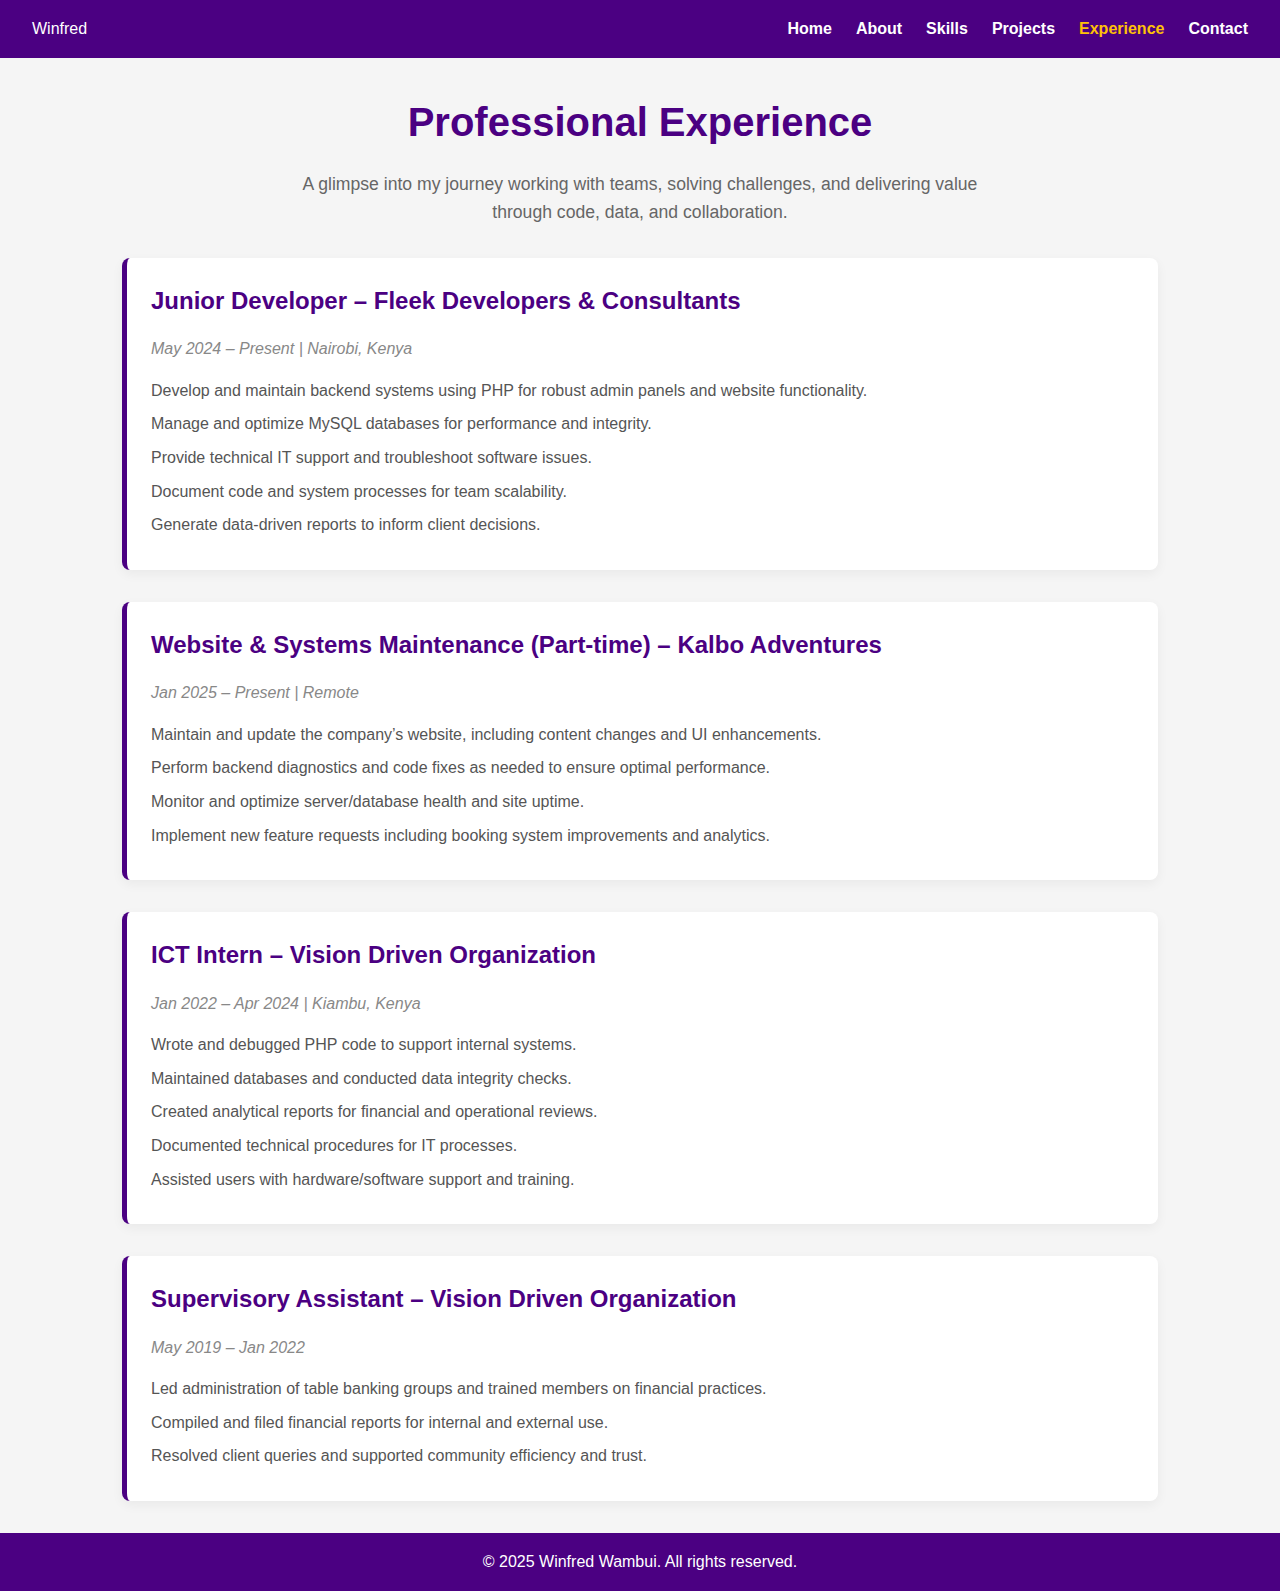
<file: experience.html>
<!DOCTYPE html>
<html lang="en">
<head>
  <meta charset="UTF-8">
  <meta name="viewport" content="width=device-width, initial-scale=1.0">
  <title>Experience | Winfred Wambui</title>
  <link rel="stylesheet" href="css/style.css">
</head>
<body>
  <header>
    <nav class="navbar">
      <div class="logo">Winfred</div>
      <ul class="nav-links">
        <li><a href="index.html">Home</a></li>
        <li><a href="about.html">About</a></li>
        <li><a href="skills.html">Skills</a></li>
        <li><a href="projects.html">Projects</a></li>
        <li><a href="experience.html" class="active">Experience</a></li>
        <li><a href="contact.html">Contact</a></li>
      </ul>
    </nav>
  </header>

  <section class="experience-section">
    <div class="container">
      <h1 class="section-title">Professional Experience</h1>
      <p class="section-intro">A glimpse into my journey working with teams, solving challenges, and delivering value through code, data, and collaboration.</p>

      <div class="experience-list">
        <div class="experience-card">
          <h2>Junior Developer – Fleek Developers & Consultants</h2>
          <p class="experience-duration">May 2024 – Present | Nairobi, Kenya</p>
          <ul>
            <li>Develop and maintain backend systems using PHP for robust admin panels and website functionality.</li>
            <li>Manage and optimize MySQL databases for performance and integrity.</li>
            <li>Provide technical IT support and troubleshoot software issues.</li>
            <li>Document code and system processes for team scalability.</li>
            <li>Generate data-driven reports to inform client decisions.</li>
          </ul>
        </div>

        <div class="experience-card">
          <h2>Website & Systems Maintenance (Part-time) – Kalbo Adventures</h2>
          <p class="experience-duration">Jan 2025 – Present | Remote</p>
          <ul>
            <li>Maintain and update the company’s website, including content changes and UI enhancements.</li>
            <li>Perform backend diagnostics and code fixes as needed to ensure optimal performance.</li>
            <li>Monitor and optimize server/database health and site uptime.</li>
            <li>Implement new feature requests including booking system improvements and analytics.</li>
          </ul>
        </div>

        <div class="experience-card">
          <h2>ICT Intern – Vision Driven Organization</h2>
          <p class="experience-duration">Jan 2022 – Apr 2024 | Kiambu, Kenya</p>
          <ul>
            <li>Wrote and debugged PHP code to support internal systems.</li>
            <li>Maintained databases and conducted data integrity checks.</li>
            <li>Created analytical reports for financial and operational reviews.</li>
            <li>Documented technical procedures for IT processes.</li>
            <li>Assisted users with hardware/software support and training.</li>
          </ul>
        </div>

        <div class="experience-card">
          <h2>Supervisory Assistant – Vision Driven Organization</h2>
          <p class="experience-duration">May 2019 – Jan 2022</p>
          <ul>
            <li>Led administration of table banking groups and trained members on financial practices.</li>
            <li>Compiled and filed financial reports for internal and external use.</li>
            <li>Resolved client queries and supported community efficiency and trust.</li>
          </ul>
        </div>
      </div>
    </div>
  </section>

  <footer>
    <p>&copy; 2025 Winfred Wambui. All rights reserved.</p>
  </footer>
</body>
</html>
</file>
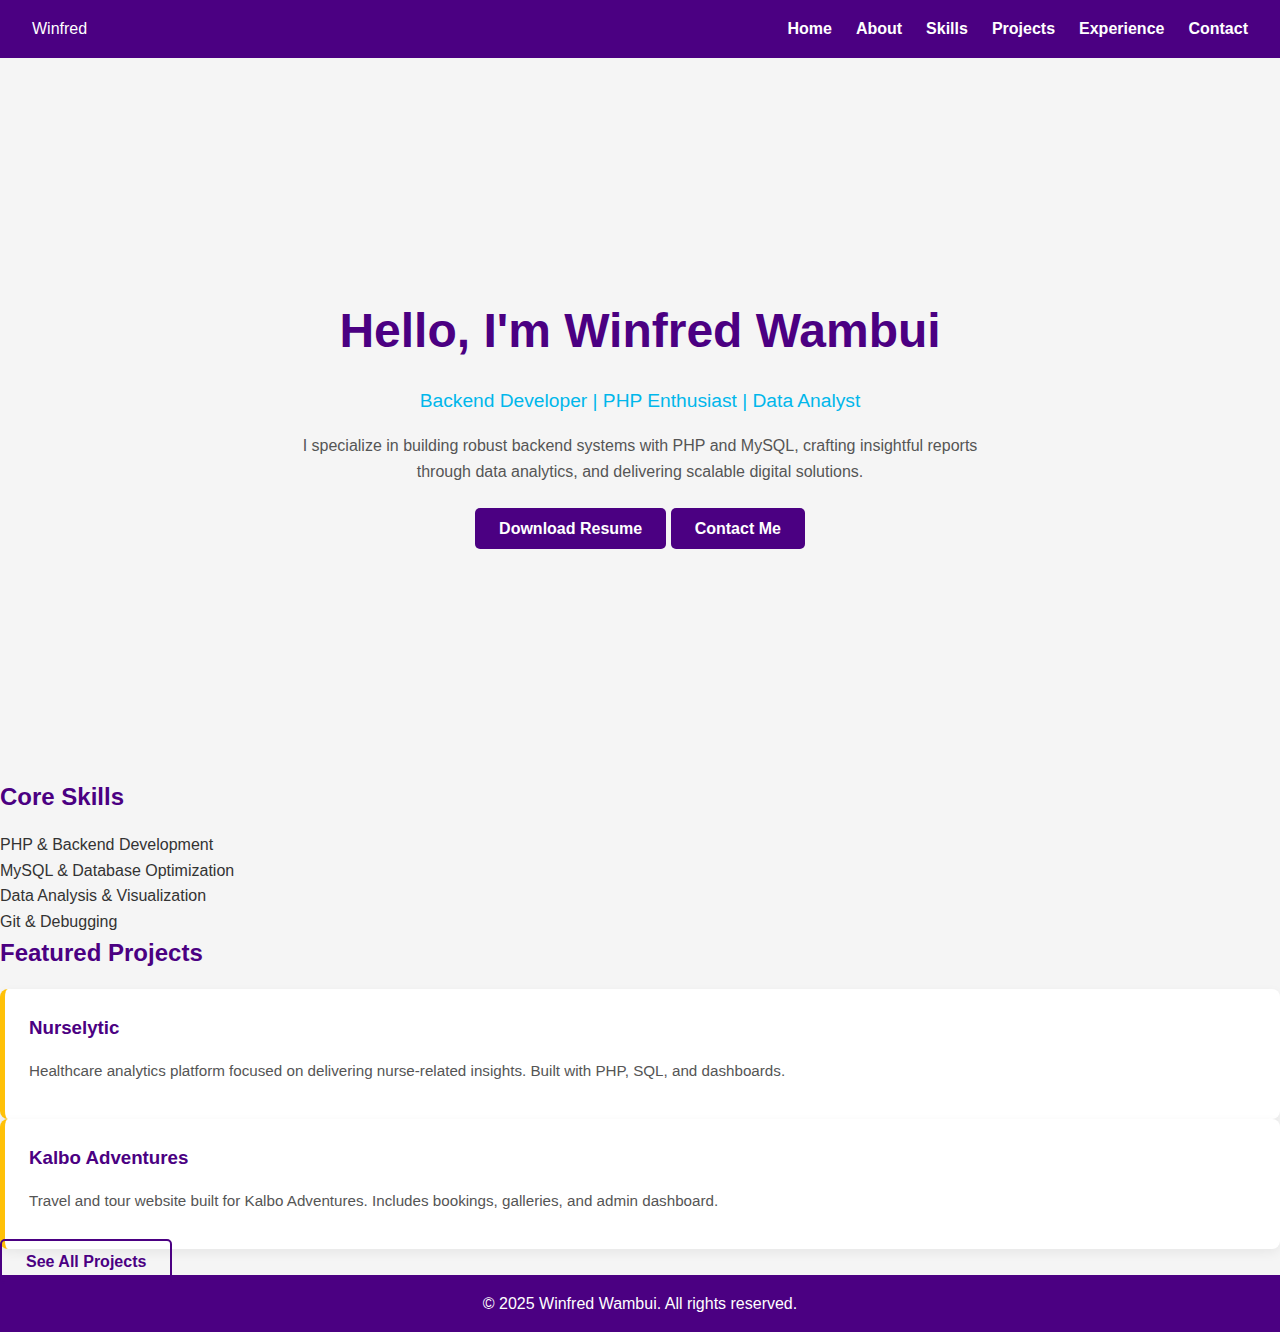
<file: index.html.html>
<!DOCTYPE html>
<html lang="en">
<head>
  <meta charset="UTF-8" />
  <meta name="viewport" content="width=device-width, initial-scale=1.0" />
  <title>Winfred Wambui | Backend Developer</title>
  <link rel="stylesheet" href="css/style.css" />
  <link href="https://fonts.googleapis.com/css2?family=Inter:wght@400;600;800&display=swap" rel="stylesheet">
</head>
<body>
  <header>
    <nav class="navbar">
      <div class="logo">Winfred</div>
      <ul class="nav-links">
        <li><a href="index.html">Home</a></li>
        <li><a href="about.html">About</a></li>
        <li><a href="skills.html">Skills</a></li>
        <li><a href="projects.html">Projects</a></li>
        <li><a href="experience.html">Experience</a></li>
        <li><a href="contact.html">Contact</a></li>
      </ul>
    </nav>
  </header>

  <section class="hero">
    <div class="hero-content">
      <h1>Hello, I'm <span class="highlight">Winfred Wambui</span></h1>
      <p class="tagline">Backend Developer | PHP Enthusiast | Data Analyst</p>
      <p class="summary">
        I specialize in building robust backend systems with PHP and MySQL,
        crafting insightful reports through data analytics, and delivering
        scalable digital solutions.
      </p>
      <div class="cta-buttons">
        <a href="assets/resume.pdf" class="btn primary">Download Resume</a>
        <a href="contact.html" class="btn secondary">Contact Me</a>
      </div>
    </div>
  </section>

  <section class="skills-overview">
    <h2>Core Skills</h2>
    <div class="skills-grid">
      <div class="skill-card">PHP & Backend Development</div>
      <div class="skill-card">MySQL & Database Optimization</div>
      <div class="skill-card">Data Analysis & Visualization</div>
      <div class="skill-card">Git & Debugging</div>
    </div>
  </section>

  <section class="project-preview">
    <h2>Featured Projects</h2>
    <div class="project-grid">
      <div class="project-card">
        <h3>Nurselytic</h3>
        <p>Healthcare analytics platform focused on delivering nurse-related insights. Built with PHP, SQL, and dashboards.</p>
      </div>
      <div class="project-card">
        <h3>Kalbo Adventures</h3>
        <p>Travel and tour website built for Kalbo Adventures. Includes bookings, galleries, and admin dashboard.</p>
      </div>
    </div>
    <a href="projects.html" class="btn outline">See All Projects</a>
  </section>

  <footer>
    <p>&copy; 2025 Winfred Wambui. All rights reserved.</p>
  </footer>
</body>
</html>
</file>
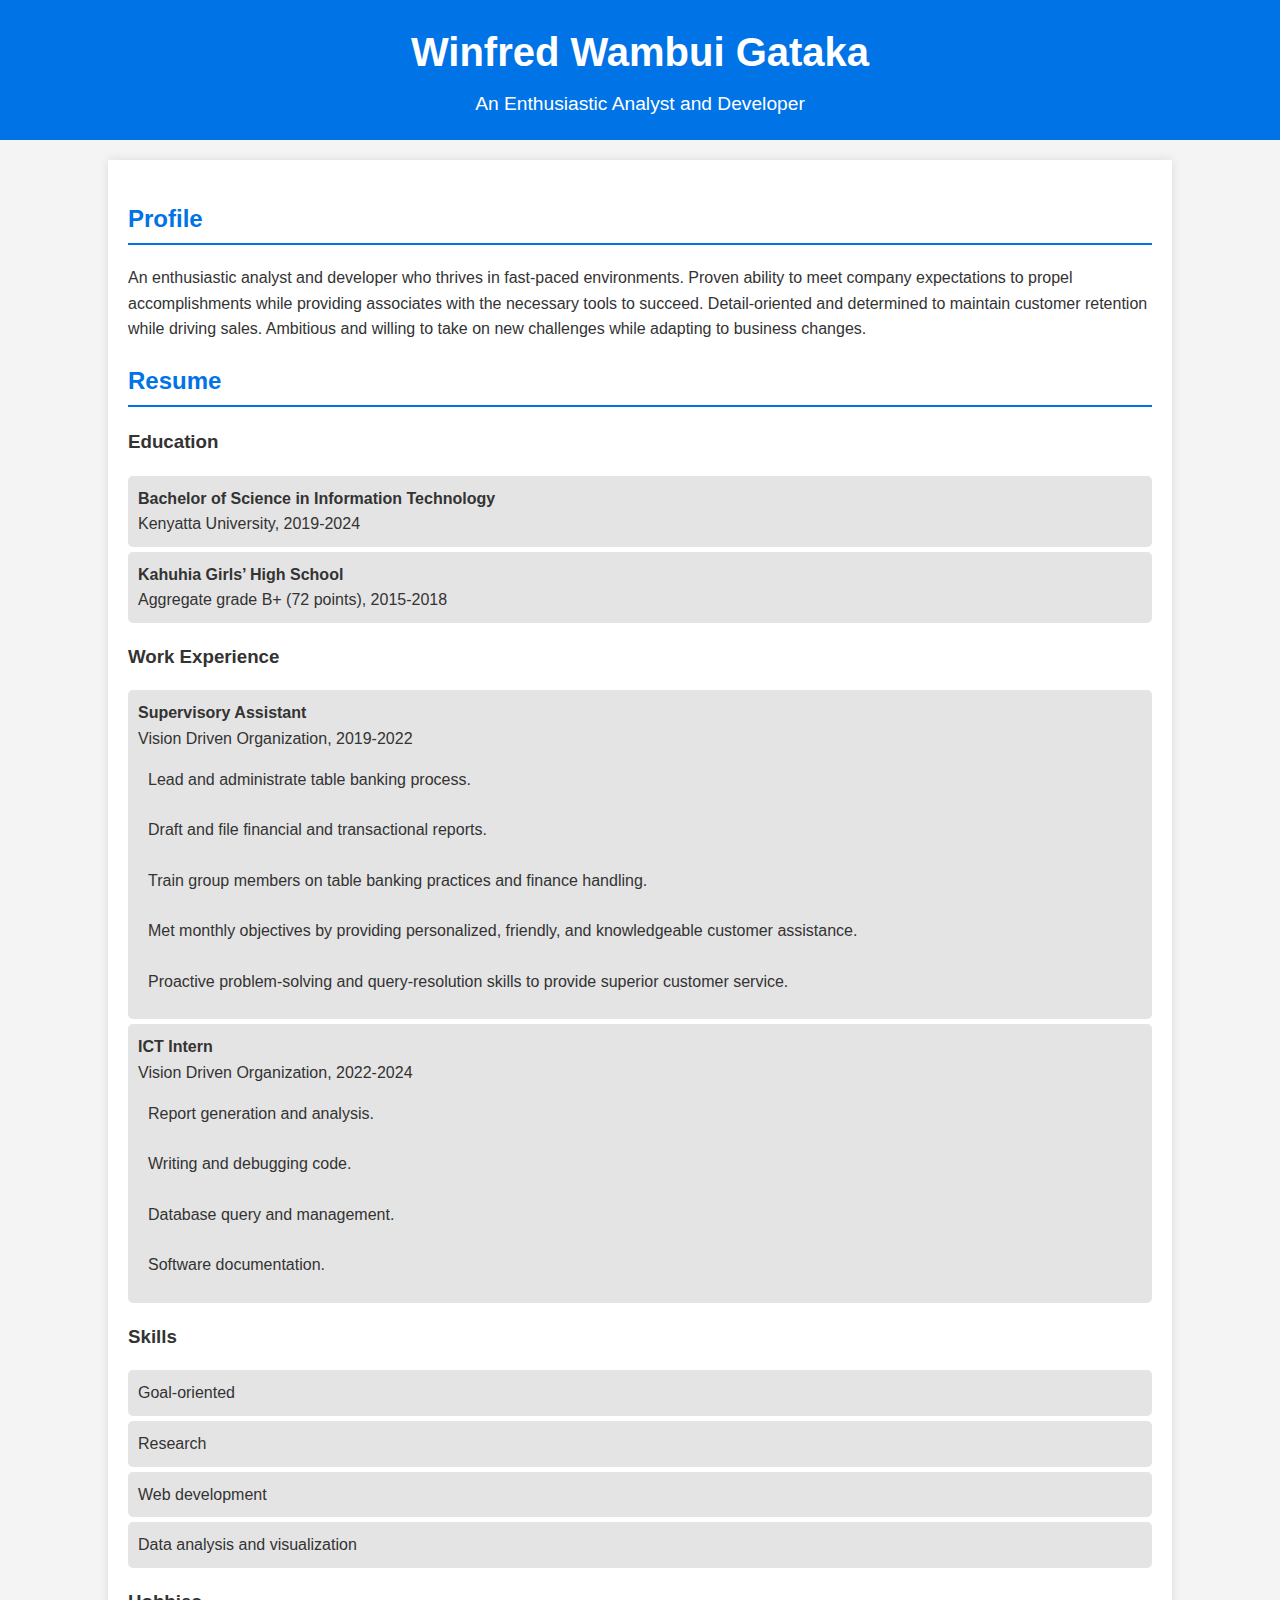
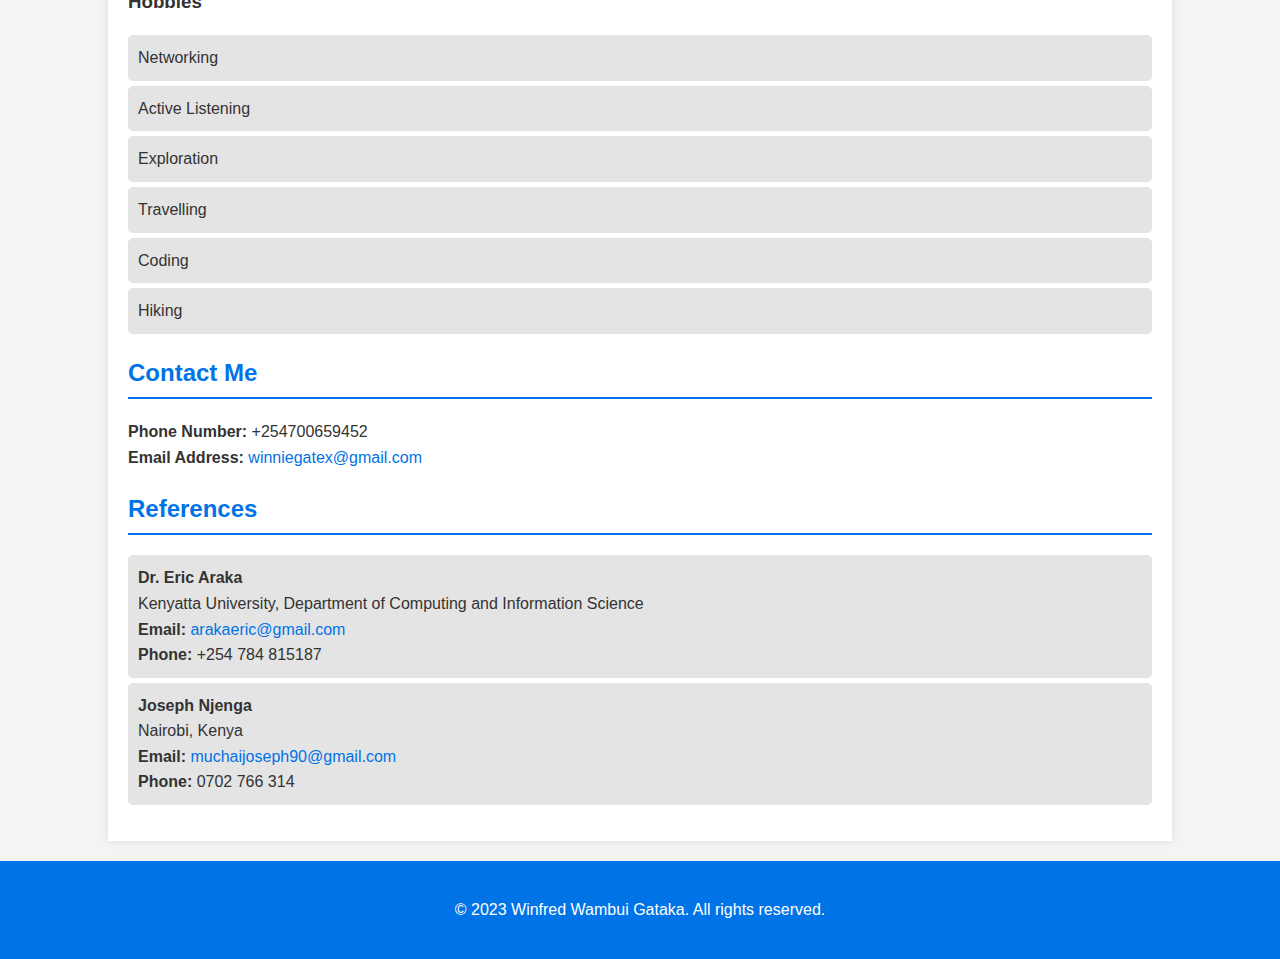
<file: index12.html>
<!DOCTYPE html>
<html lang="en">
<head>
  <meta charset="UTF-8">
  <meta name="viewport" content="width=device-width, initial-scale=1.0">
  <title>Winfred Wambui Gataka - Personal Website</title>
  <style>
    body {
      font-family: Arial, sans-serif;
      line-height: 1.6;
      margin: 0;
      padding: 0;
      background-color: #f4f4f4;
      color: #333;
    }
    header {
      background: #0073e6;
      color: #fff;
      padding: 20px 0;
      text-align: center;
    }
    header h1 {
      margin: 0;
      font-size: 2.5em;
    }
    header p {
      margin: 5px 0 0;
      font-size: 1.2em;
    }
    .container {
      width: 80%;
      margin: 20px auto;
      background: #fff;
      padding: 20px;
      box-shadow: 0 0 10px rgba(0, 0, 0, 0.1);
    }
    h2 {
      color: #0073e6;
      border-bottom: 2px solid #0073e6;
      padding-bottom: 5px;
    }
    ul {
      list-style-type: none;
      padding: 0;
    }
    ul li {
      background: #e4e4e4;
      margin: 5px 0;
      padding: 10px;
      border-radius: 5px;
    }
    a {
      color: #0073e6;
      text-decoration: none;
    }
    a:hover {
      text-decoration: underline;
    }
    footer {
      text-align: center;
      padding: 20px 0;
      background: #0073e6;
      color: #fff;
      margin-top: 20px;
    }
  </style>
</head>
<body>
  <header>
    <h1>Winfred Wambui Gataka</h1>
    <p>An Enthusiastic Analyst and Developer</p>
  </header>

  <div class="container">
    <section id="about">
      <h2>Profile</h2>
      <p>
        An enthusiastic analyst and developer who thrives in fast-paced environments. Proven ability to meet company expectations to propel accomplishments while providing associates with the necessary tools to succeed. Detail-oriented and determined to maintain customer retention while driving sales. Ambitious and willing to take on new challenges while adapting to business changes.
      </p>
    </section>

    <section id="resume">
      <h2>Resume</h2>

      <h3>Education</h3>
      <ul>
        <li>
          <strong>Bachelor of Science in Information Technology</strong><br>
          Kenyatta University, 2019-2024
        </li>
        <li>
          <strong>Kahuhia Girls’ High School</strong><br>
          Aggregate grade B+ (72 points), 2015-2018
        </li>
      </ul>

      <h3>Work Experience</h3>
      <ul>
        <li>
          <strong>Supervisory Assistant</strong><br>
          Vision Driven Organization, 2019-2022<br>
          <ul>
            <li>Lead and administrate table banking process.</li>
            <li>Draft and file financial and transactional reports.</li>
            <li>Train group members on table banking practices and finance handling.</li>
            <li>Met monthly objectives by providing personalized, friendly, and knowledgeable customer assistance.</li>
            <li>Proactive problem-solving and query-resolution skills to provide superior customer service.</li>
          </ul>
        </li>
        <li>
          <strong>ICT Intern</strong><br>
          Vision Driven Organization, 2022-2024<br>
          <ul>
            <li>Report generation and analysis.</li>
            <li>Writing and debugging code.</li>
            <li>Database query and management.</li>
            <li>Software documentation.</li>
          </ul>
        </li>
      </ul>

      <h3>Skills</h3>
      <ul>
        <li>Goal-oriented</li>
        <li>Research</li>
        <li>Web development</li>
        <li>Data analysis and visualization</li>
      </ul>

      <h3>Hobbies</h3>
      <ul>
        <li>Networking</li>
        <li>Active Listening</li>
        <li>Exploration</li>
        <li>Travelling</li>
        <li>Coding</li>
        <li>Hiking</li>
      </ul>
    </section>

    <section id="contact">
      <h2>Contact Me</h2>
      <p>
        <strong>Phone Number:</strong> +254700659452<br>
        <strong>Email Address:</strong> <a href="mailto:winniegatex@gmail.com">winniegatex@gmail.com</a>
      </p>
    </section>

    <section id="references">
      <h2>References</h2>
      <ul>
        <li>
          <strong>Dr. Eric Araka</strong><br>
          Kenyatta University, Department of Computing and Information Science<br>
          <strong>Email:</strong> <a href="mailto:arakaeric@gmail.com">arakaeric@gmail.com</a><br>
          <strong>Phone:</strong> +254 784 815187
        </li>
        <li>
          <strong>Joseph Njenga</strong><br>
          Nairobi, Kenya<br>
          <strong>Email:</strong> <a href="mailto:muchaijoseph90@gmail.com">muchaijoseph90@gmail.com</a><br>
          <strong>Phone:</strong> 0702 766 314
        </li>
      </ul>
    </section>
  </div>

  <footer>
    <p>&copy; 2023 Winfred Wambui Gataka. All rights reserved.</p>
  </footer>
</body>
</html>
</file>
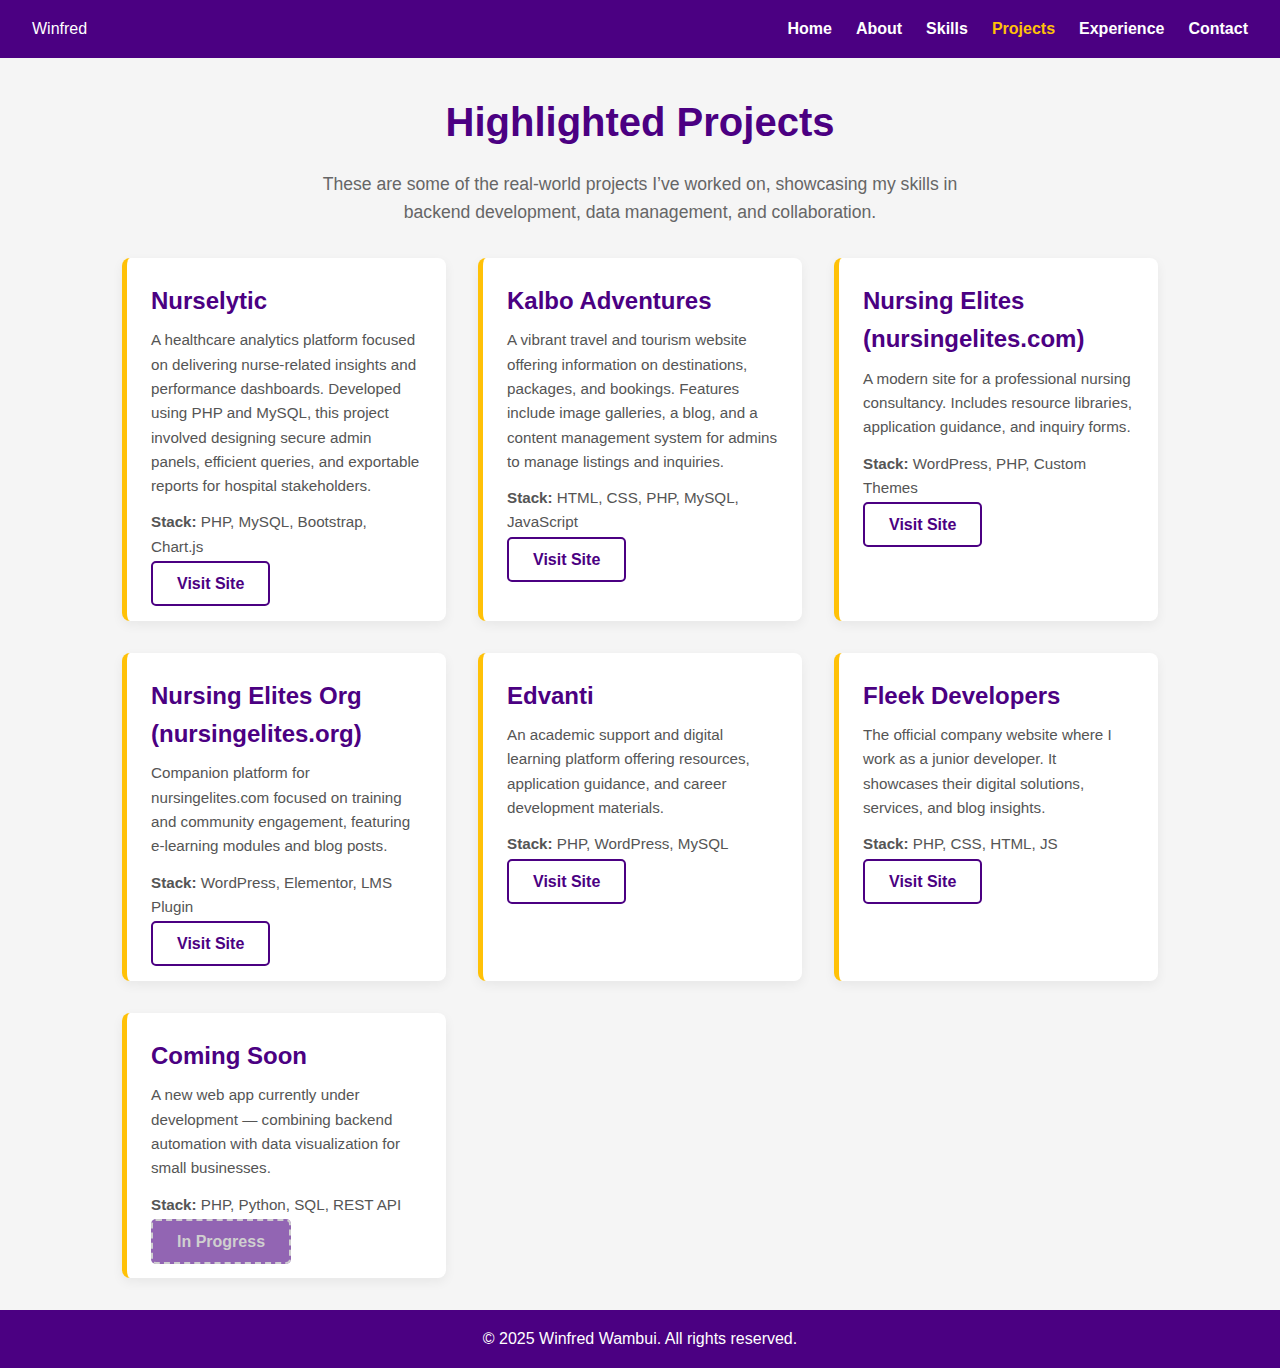
<file: projects.html>
<!DOCTYPE html>
<html lang="en">
<head>
  <meta charset="UTF-8">
  <meta name="viewport" content="width=device-width, initial-scale=1.0">
  <title>Projects | Winfred Wambui</title>
  <link rel="stylesheet" href="css/style.css">
</head>
<body>
  <header>
    <nav class="navbar">
      <div class="logo">Winfred</div>
      <ul class="nav-links">
        <li><a href="index.html">Home</a></li>
        <li><a href="about.html">About</a></li>
        <li><a href="skills.html">Skills</a></li>
        <li><a href="projects.html" class="active">Projects</a></li>
        <li><a href="experience.html">Experience</a></li>
        <li><a href="contact.php">Contact</a></li>
      </ul>
    </nav>
  </header>

  <section class="projects-section">
    <div class="container">
      <h1 class="section-title">Highlighted Projects</h1>
      <p class="section-intro">These are some of the real-world projects I’ve worked on, showcasing my skills in backend development, data management, and collaboration.</p>

      <div class="project-list">
        <div class="project-card">
          <h2>Nurselytic</h2>
          <p>A healthcare analytics platform focused on delivering nurse-related insights and performance dashboards. Developed using PHP and MySQL, this project involved designing secure admin panels, efficient queries, and exportable reports for hospital stakeholders.</p>
          <p><strong>Stack:</strong> PHP, MySQL, Bootstrap, Chart.js</p>
          <a href="https://nurselytic.com" target="_blank" class="btn outline">Visit Site</a>
        </div>

        <div class="project-card">
          <h2>Kalbo Adventures</h2>
          <p>A vibrant travel and tourism website offering information on destinations, packages, and bookings. Features include image galleries, a blog, and a content management system for admins to manage listings and inquiries.</p>
          <p><strong>Stack:</strong> HTML, CSS, PHP, MySQL, JavaScript</p>
          <a href="https://kalboadventures.co.ke" target="_blank" class="btn outline">Visit Site</a>
        </div>

        <div class="project-card">
          <h2>Nursing Elites (nursingelites.com)</h2>
          <p>A modern site for a professional nursing consultancy. Includes resource libraries, application guidance, and inquiry forms.</p>
          <p><strong>Stack:</strong> WordPress, PHP, Custom Themes</p>
          <a href="https://nursingelites.com" target="_blank" class="btn outline">Visit Site</a>
        </div>

        <div class="project-card">
          <h2>Nursing Elites Org (nursingelites.org)</h2>
          <p>Companion platform for nursingelites.com focused on training and community engagement, featuring e-learning modules and blog posts.</p>
          <p><strong>Stack:</strong> WordPress, Elementor, LMS Plugin</p>
          <a href="https://nursingelites.org" target="_blank" class="btn outline">Visit Site</a>
        </div>

        <div class="project-card">
          <h2>Edvanti</h2>
          <p>An academic support and digital learning platform offering resources, application guidance, and career development materials.</p>
          <p><strong>Stack:</strong> PHP, WordPress, MySQL</p>
          <a href="https://edvanti.com" target="_blank" class="btn outline">Visit Site</a>
        </div>

        <div class="project-card">
          <h2>Fleek Developers</h2>
          <p>The official company website where I work as a junior developer. It showcases their digital solutions, services, and blog insights.</p>
          <p><strong>Stack:</strong> PHP, CSS, HTML, JS</p>
          <a href="https://fleekdevelopers.com" target="_blank" class="btn outline">Visit Site</a>
        </div>

        <div class="project-card">
          <h2>Coming Soon</h2>
          <p>A new web app currently under development — combining backend automation with data visualization for small businesses.</p>
          <p><strong>Stack:</strong> PHP, Python, SQL, REST API</p>
          <span class="btn disabled">In Progress</span>
        </div>
      </div>
    </div>
  </section>

  <footer>
    <p>&copy; 2025 Winfred Wambui. All rights reserved.</p>
  </footer>
</body>
</html>
</file>
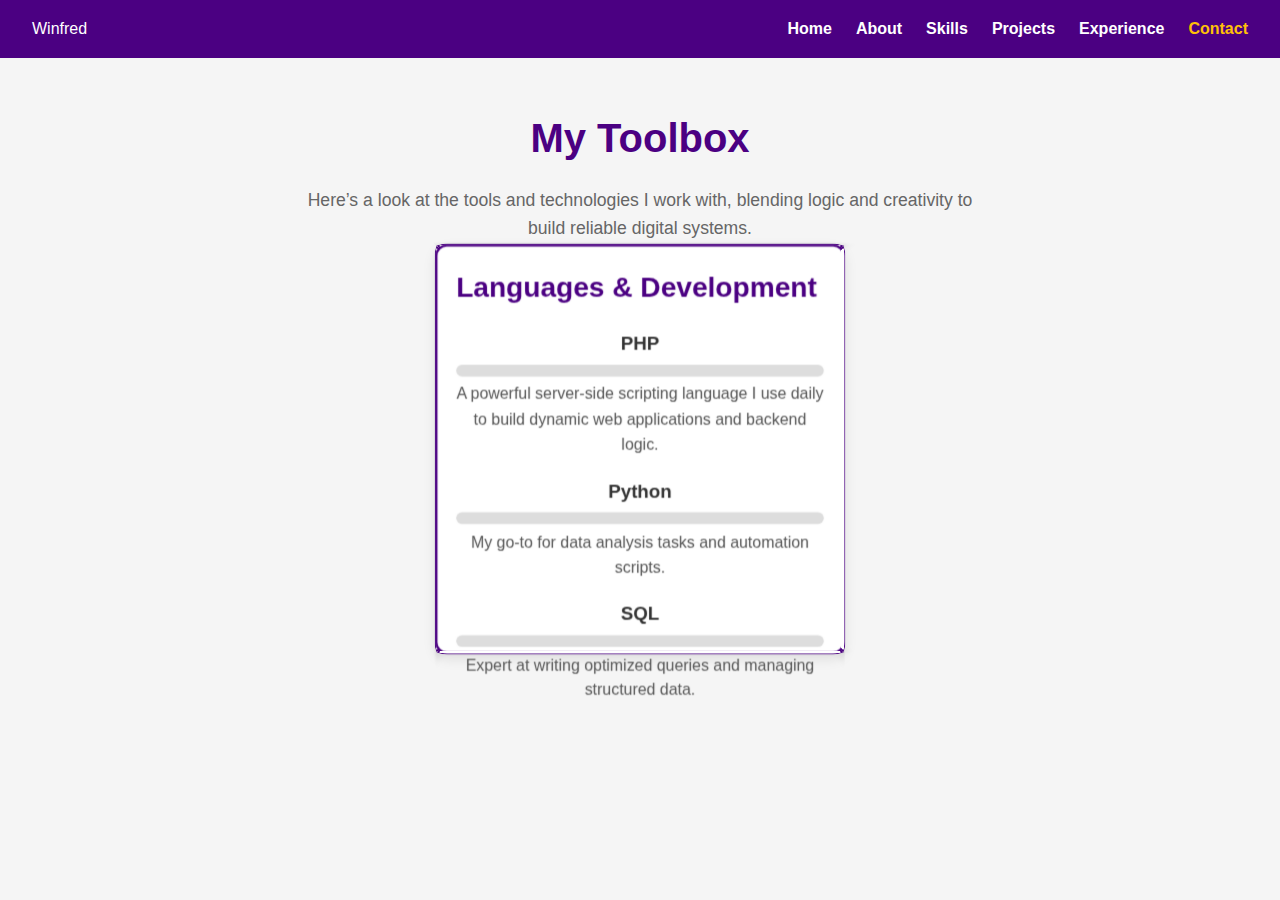
<file: skills.html>
<!DOCTYPE html>
<html lang="en">
<head>
  <meta charset="UTF-8" />
  <meta name="viewport" content="width=device-width, initial-scale=1.0" />
  <title>Skills Cube | Winfred Wambui</title>
  <link rel="stylesheet" href="css/style.css" />
  <style>
    body {
      background: #f5f5f5;
      font-family: 'Inter', sans-serif;
      color: #333;
    }
    .skills-section {
      padding: 3rem 0;
      text-align: center;
    }
    .cube-container {
      perspective: 1200px;
      width: 350px;
      height: 350px;
      margin: 2rem auto;
    }
    .cube {
      width: 100%;
      height: 100%;
      position: relative;
      transform-style: preserve-3d;
      animation: rotateCube 20s infinite linear;
    }
    .cube .face {
      position: absolute;
      width: 350px;
      height: 350px;
      background: #fff;
      display: flex;
      flex-direction: column;
      align-items: flex-start;
      justify-content: flex-start;
      padding: 1rem;
      box-sizing: border-box;
      border: 2px solid #4B0082;
      border-radius: 10px;
      box-shadow: 0 4px 12px rgba(0,0,0,0.1);
    }
    .cube .face h2 {
      margin-bottom: 1rem;
      color: #4B0082;
    }
    .skill-bar {
      margin-bottom: 1rem;
      width: 100%;
    }
    .skill-bar span {
      display: block;
      font-weight: 600;
      margin-bottom: 0.3rem;
    }
    .bar {
      background: #ddd;
      border-radius: 5px;
      overflow: hidden;
      height: 10px;
    }
    .fill {
      height: 100%;
      background: #00B7EB;
      width: 0;
      animation: fillAnimation 2s forwards;
    }
    @keyframes fillAnimation {
      from { width: 0; }
      to { width: var(--fill-width, 80%); }
    }
    .skill-bar p {
      font-size: 0.85rem;
      color: #555;
      margin-top: 0.3rem;
    }
    .face.front { transform: rotateY(0deg) translateZ(175px); }
    .face.back { transform: rotateY(180deg) translateZ(175px); }
    .face.right { transform: rotateY(90deg) translateZ(175px); }
    .face.left { transform: rotateY(-90deg) translateZ(175px); }
    .face.top { transform: rotateX(90deg) translateZ(175px); }
    .face.bottom { transform: rotateX(-90deg) translateZ(175px); }
    @keyframes rotateCube {
      0% { transform: rotateX(0deg) rotateY(0deg); }
      20% { transform: rotateX(0deg) rotateY(90deg); }
      40% { transform: rotateX(0deg) rotateY(180deg); }
      60% { transform: rotateX(0deg) rotateY(270deg); }
      80% { transform: rotateX(90deg) rotateY(270deg); }
      100% { transform: rotateX(0deg) rotateY(360deg); }
    }
  </style>
</head>
<body>
  <header>
    <nav class="navbar">
      <div class="logo">Winfred</div>
      <ul class="nav-links">
        <li><a href="index.html">Home</a></li>
        <li><a href="about.html">About</a></li>
        <li><a href="skills.html">Skills</a></li>
        <li><a href="projects.html">Projects</a></li>
        <li><a href="experience.html">Experience</a></li>
        <li><a href="contact.html" class="active">Contact</a></li>
      </ul>
    </nav>
  </header>

  <section class="skills-section">
    <h1 class="section-title">My Toolbox</h1>
    <p class="section-intro">Here’s a look at the tools and technologies I work with, blending logic and creativity to build reliable digital systems.</p>

    <div class="cube-container">
      <div class="cube">
        <div class="face front">
          <h2>Languages & Development</h2>
          <div class="skill-bar"><span>PHP</span><div class="bar"><div class="fill" style="--fill-width: 85%"></div></div><p>A powerful server-side scripting language I use daily to build dynamic web applications and backend logic.</p></div>
          <div class="skill-bar"><span>Python</span><div class="bar"><div class="fill" style="--fill-width: 75%"></div></div><p>My go-to for data analysis tasks and automation scripts.</p></div>
          <div class="skill-bar"><span>SQL</span><div class="bar"><div class="fill" style="--fill-width: 90%"></div></div><p>Expert at writing optimized queries and managing structured data.</p></div>
        </div>
        <div class="face back">
          <h2>Database & Analytics</h2>
          <div class="skill-bar"><span>MySQL</span><div class="bar"><div class="fill" style="--fill-width: 90%"></div></div><p>Designing relational schemas and tuning queries for performance.</p></div>
          <div class="skill-bar"><span>Data Visualization</span><div class="bar"><div class="fill" style="--fill-width: 80%"></div></div><p>Translating raw data into visual reports and dashboards.</p></div>
        </div>
        <div class="face right">
          <h2>Tools & Workflow</h2>
          <div class="skill-bar"><span>Git & GitHub</span><div class="bar"><div class="fill" style="--fill-width: 85%"></div></div><p>Managing codebases and collaborating through version control.</p></div>
          <div class="skill-bar"><span>Debugging</span><div class="bar"><div class="fill" style="--fill-width: 80%"></div></div><p>Identifying and resolving bugs systematically.</p></div>
        </div>
        <div class="face left">
          <h2>Soft Skills</h2>
          <div class="skill-bar"><span>Problem Solving</span><div class="bar"><div class="fill" style="--fill-width: 95%"></div></div><p>Approaching challenges with creativity and persistence.</p></div>
          <div class="skill-bar"><span>Team Collaboration</span><div class="bar"><div class="fill" style="--fill-width: 90%"></div></div><p>Thriving in team settings and contributing to collective goals.</p></div>
        </div>
        <div class="face top">
          <h2>Backend Expertise</h2>
          <div class="skill-bar"><span>API Development</span><div class="bar"><div class="fill" style="--fill-width: 80%"></div></div><p>Creating secure RESTful APIs and integrations.</p></div>
        </div>
        <div class="face bottom">
          <h2>Analytics Focus</h2>
          <div class="skill-bar"><span>Power BI</span><div class="bar"><div class="fill" style="--fill-width: 70%"></div></div><p>Building dashboards to visualize trends and metrics.</p></div>
           <div class="skill-bar"><span>Tableau</span><div class="bar"><div class="fill" style="--fill-width: 75%"></div></div><p>Building dashboards for etive data visualization.</p></div>
        </div>
      </div>
    </div>
  </section>
</body>
</html>
</file>
<file: css/style.css>
/* === GLOBAL STYLES === */
* {
  margin: 0;
  padding: 0;
  box-sizing: border-box;
}

body {
  font-family: 'Segoe UI', Tahoma, Geneva, Verdana, sans-serif;
  background-color: #F5F5F5;
  color: #333;
  line-height: 1.6;
}

.container {
  max-width: 1100px;
  margin: 0 auto;
  padding: 2rem;
}

h1, h2, h3 {
  margin-bottom: 1rem;
  color: #4B0082;
}

a {
  color: #4B0082;
  text-decoration: none;
}

a:hover {
  color: #00B7EB;
}

ul {
  list-style: none;
  padding-left: 0;
}

/* === NAVBAR === */
.navbar {
  background-color: #4B0082;
  color: white;
  display: flex;
  justify-content: space-between;
  align-items: center;
  flex-wrap: wrap;
  padding: 1rem 2rem;
}

.nav-links {
  display: flex;
  gap: 1.5rem;
}

.nav-links a {
  color: white;
  font-weight: bold;
  transition: color 0.3s ease;
}

.nav-links a:hover,
.nav-links a.active {
  color: #FFC107;
}

/* === SECTIONS === */
.section-title {
  font-size: 2.5rem;
  text-align: center;
  margin-bottom: 1rem;
}

.section-intro {
  text-align: center;
  max-width: 700px;
  margin: 0 auto 2rem;
  font-size: 1.1rem;
  color: #666;
}

/* === BUTTONS === */
.btn {
  background-color: #4B0082;
  color: white;
  padding: 0.75rem 1.5rem;
  border: none;
  border-radius: 5px;
  cursor: pointer;
  font-weight: 600;
  transition: background-color 0.3s ease;
}

.btn:hover {
  background-color: #360061;
}

.btn.outline {
  background: none;
  color: #4B0082;
  border: 2px solid #4B0082;
}

.btn.outline:hover {
  background-color: #4B0082;
  color: white;
}

.btn.disabled {
  opacity: 0.6;
  pointer-events: none;
  border: 2px dashed #B0B0B0;
  color: #B0B0B0;
}

/* === HERO SECTION === */
.hero {
  display: flex;
  flex-direction: column;
  align-items: center;
  justify-content: center;
  min-height: 80vh;
  text-align: center;
}

.hero h1 {
  font-size: 3rem;
  color: #4B0082;
}

.hero .tagline {
  font-size: 1.2rem;
  margin: 1rem 0;
  color: #00B7EB;
}

.hero .summary {
  max-width: 700px;
  color: #555;
  margin-bottom: 2rem;
}

/* === SKILLS PAGE === */
.skills-category {
  margin-bottom: 2.5rem;
}

.skill-bar {
  margin-bottom: 1rem;
}

.skill-bar span {
  display: block;
  font-weight: 600;
  margin-bottom: 0.25rem;
}

.bar {
  background: #ddd;
  height: 12px;
  border-radius: 6px;
  overflow: hidden;
}

.fill {
  height: 100%;
  background: #00B7EB;
  width: 0;
  animation: fillAnimation 1.5s ease forwards;
  border-radius: 6px 0 0 6px;
}

@keyframes fillAnimation {
  from { width: 0; }
}

.skills-category p {
  font-size: 0.95rem;
  margin-top: 0.3rem;
  color: #555;
}

/* === PROJECTS PAGE === */
.project-list {
  display: grid;
  grid-template-columns: repeat(auto-fit, minmax(300px, 1fr));
  gap: 2rem;
}

.project-card {
  background-color: white;
  border-left: 5px solid #FFC107;
  border-radius: 8px;
  padding: 1.5rem;
  box-shadow: 0 4px 12px rgba(0,0,0,0.06);
  transition: transform 0.2s ease;
}

.project-card:hover {
  transform: translateY(-5px);
}

.project-card h2 {
  color: #4B0082;
  margin-bottom: 0.5rem;
}

.project-card p {
  margin-bottom: 0.75rem;
  font-size: 0.95rem;
  color: #555;
}

/* === EXPERIENCE PAGE === */
.experience-list {
  display: flex;
  flex-direction: column;
  gap: 2rem;
  margin-top: 2rem;
}

.experience-card {
  background-color: #fff;
  padding: 1.5rem;
  border-left: 5px solid #4B0082;
  border-radius: 8px;
  box-shadow: 0 4px 12px rgba(0,0,0,0.05);
}

.experience-card h2 {
  color: #4B0082;
}

.experience-duration {
  font-style: italic;
  color: #888;
  margin: 0.5rem 0 1rem;
}

.experience-card ul li {
  margin-bottom: 0.5rem;
  color: #555;
}

/* === CONTACT PAGE === */
.contact-section {
  padding: 4rem 2rem;
  background-color: #fff;
}

.contact-form {
  background-color: #F5F5F5;
  padding: 2rem;
  border-radius: 8px;
  margin-bottom: 2rem;
  box-shadow: 0 4px 10px rgba(0,0,0,0.05);
}

.form-group {
  margin-bottom: 1.5rem;
}

.form-group label {
  display: block;
  font-weight: 600;
  margin-bottom: 0.5rem;
}

.form-group input,
.form-group textarea {
  width: 100%;
  padding: 0.75rem;
  border: 1px solid #ccc;
  border-radius: 5px;
  font-size: 1rem;
}

.contact-details {
  font-size: 1rem;
  line-height: 2;
}

.contact-details i {
  color: #00B7EB;
  margin-right: 0.5rem;
  width: 20px;
}

/* === FOOTER === */
  footer {
      text-align: center;
      padding: 1rem;
      background-color: #4B0082;
      color: #fff;
    }

/* === RESPONSIVE === */
@media (max-width: 768px) {
  .navbar {
    flex-direction: column;
    align-items: flex-start;
  }

  .nav-links {
    flex-direction: column;
    width: 100%;
    gap: 1rem;
    margin-top: 1rem;
  }

  .section-title {
    font-size: 2rem;
  }

  .hero h1 {
    font-size: 2.2rem;
  }

  .contact-form {
    padding: 1.5rem;
  }

  .project-list {
    grid-template-columns: 1fr;
  }

  .about-flex {
    flex-direction: column;
  }
}
@media (max-width: 480px) {
  body {
    font-size: 15px;
  }

  .hero h1 {
    font-size: 1.8rem;
  }

  .section-title {
    font-size: 1.6rem;
  }

  .form-group input,
  .form-group textarea {
    font-size: 0.95rem;
    padding: 0.6rem;
  }

  .contact-details {
    font-size: 0.95rem;
  }

  .contact-details i {
    width: 18px;
    font-size: 0.95rem;
  }

  .btn {
    width: 100%;
    text-align: center;
  }
}
</file>
